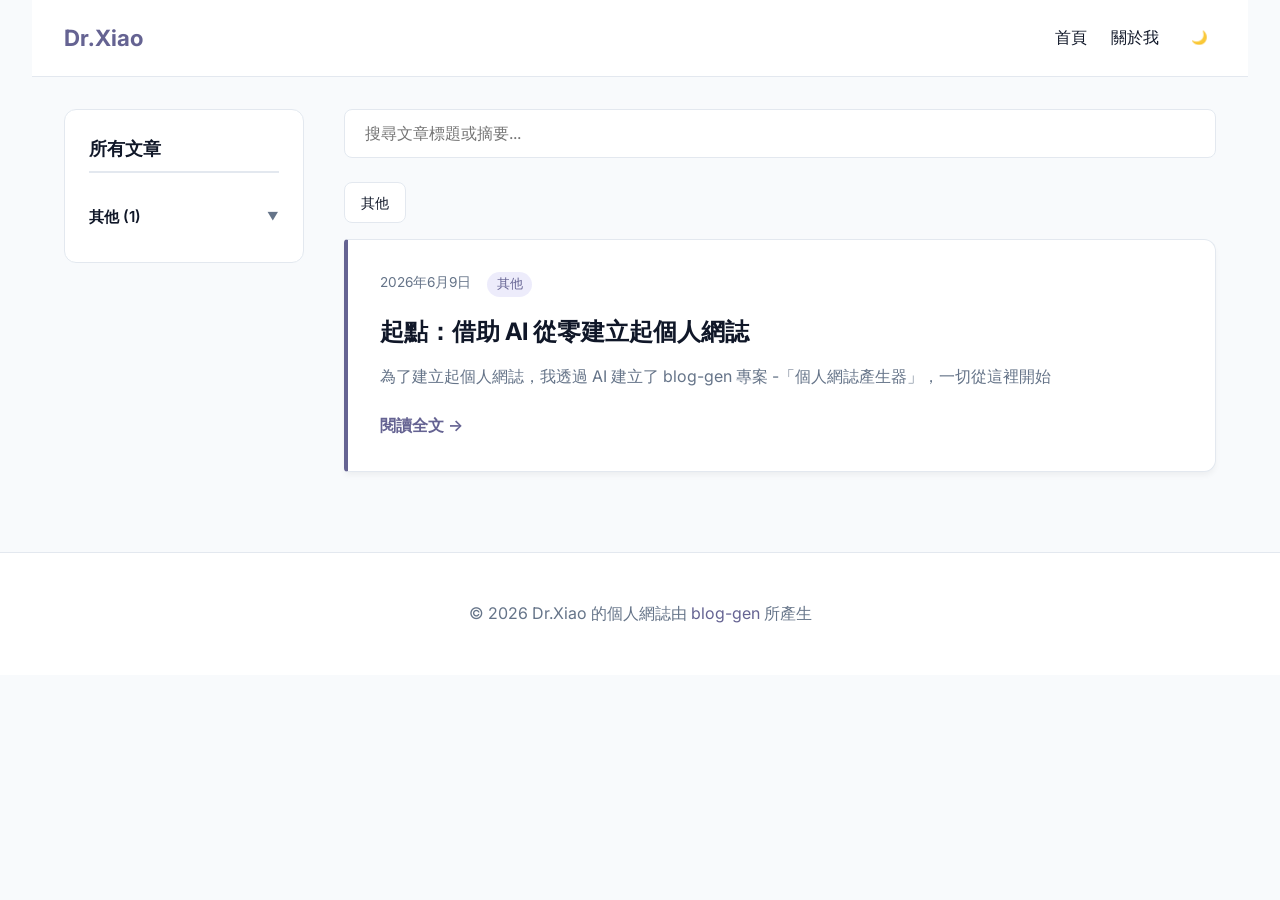
<file: index.html>
<!DOCTYPE html>
<html lang="zh-TW">
<head>
  <meta charset="UTF-8">
  <meta name="viewport" content="width=device-width, initial-scale=1.0">
  <title>Dr.Xiao</title>
  <meta name="description" content="探討軟體工程、人工智慧與科技生活的個人網誌">
  <link rel="stylesheet" href="https://fonts.googleapis.com/css2?family=Inter:wght@300;400;500;600;700;800&display=swap">
  <link rel="stylesheet" href="css/styles.css">
</head>
<body>
  <script>
    (function() {
      const savedTheme = localStorage.getItem('theme');
      const prefersDark = window.matchMedia('(prefers-color-scheme: dark)').matches;
      if (savedTheme === 'dark' || (!savedTheme && prefersDark)) {
        document.body.classList.add('dark-mode');
      }
    })();
  </script>

  <nav id="navbar">
    <a href="index.html" class="nav-logo">Dr.Xiao</a>
    <div class="nav-links">
      <a href="index.html">首頁</a>
      <a href="about.html">關於我</a>
      <button class="theme-toggle" id="theme-toggle" aria-label="切換主題">
        <span>🌙</span>
      </button>
    </div>
  </nav>

  <main class="homepage-container">
    <aside class="homepage-sidebar">
      <h3 class="sidebar-title">所有文章</h3>
      <div class="category-accordion">

    <details class="category-accordion-item" >
      <summary class="category-summary">
        <span>其他 (1)</span>
        <span class="accordion-icon">▼</span>
      </summary>
      <ul class="category-article-list">
        <li>
        <a href="articles/starting-point-my-blog-with-ai.html" class="category-article-link " title="起點：借助 AI 從零建立起個人網誌">
          起點：借助 AI 從零建立起個人網誌
        </a>
      </li>
      </ul>
    </details>

      </div>
    </aside>

    <div class="homepage-main-content homepage-layout-classic">
      <div class="controls-container">
        <input type="text" id="search-input" class="search-bar" placeholder="搜尋文章標題或摘要...">

        <div class="category-badges">
          <a href="index.html?category=misc" class="category-badge " data-category="misc">
      其他
    </a>
        </div>
      </div>

      <div class="articles-grid" id="articles-container">

        <article class="card article-card" data-category="misc" data-title="起點：借助 AI 從零建立起個人網誌" data-summary="為了建立起個人網誌，我透過 AI 建立了 blog-gen 專案 -「個人網誌產生器」，一切從這裡開始">
          <div class="article-meta">
            <span>2026年6月9日</span>
            <a href="index.html?category=misc" class="category-tag">其他</a>
          </div>
          <h2 class="article-title">
            <a href="articles/starting-point-my-blog-with-ai.html">起點：借助 AI 從零建立起個人網誌</a>
          </h2>
          <p class="article-summary">為了建立起個人網誌，我透過 AI 建立了 blog-gen 專案 -「個人網誌產生器」，一切從這裡開始</p>
          <a href="articles/starting-point-my-blog-with-ai.html" class="read-more">閱讀全文 →</a>
        </article>
        <div id="empty-state" class="empty-state" style="display: none;">
          找不到相符的文章。
        </div>
      </div>
    </div>
  </main>

  <footer>
    <p>&copy; 2026 Dr.Xiao 的個人網誌由 <a href="https://github.com" target="_blank">blog-gen</a> 所產生</p>
  </footer>

  <script src="js/main.js"></script>
</body>
</html>
</file>
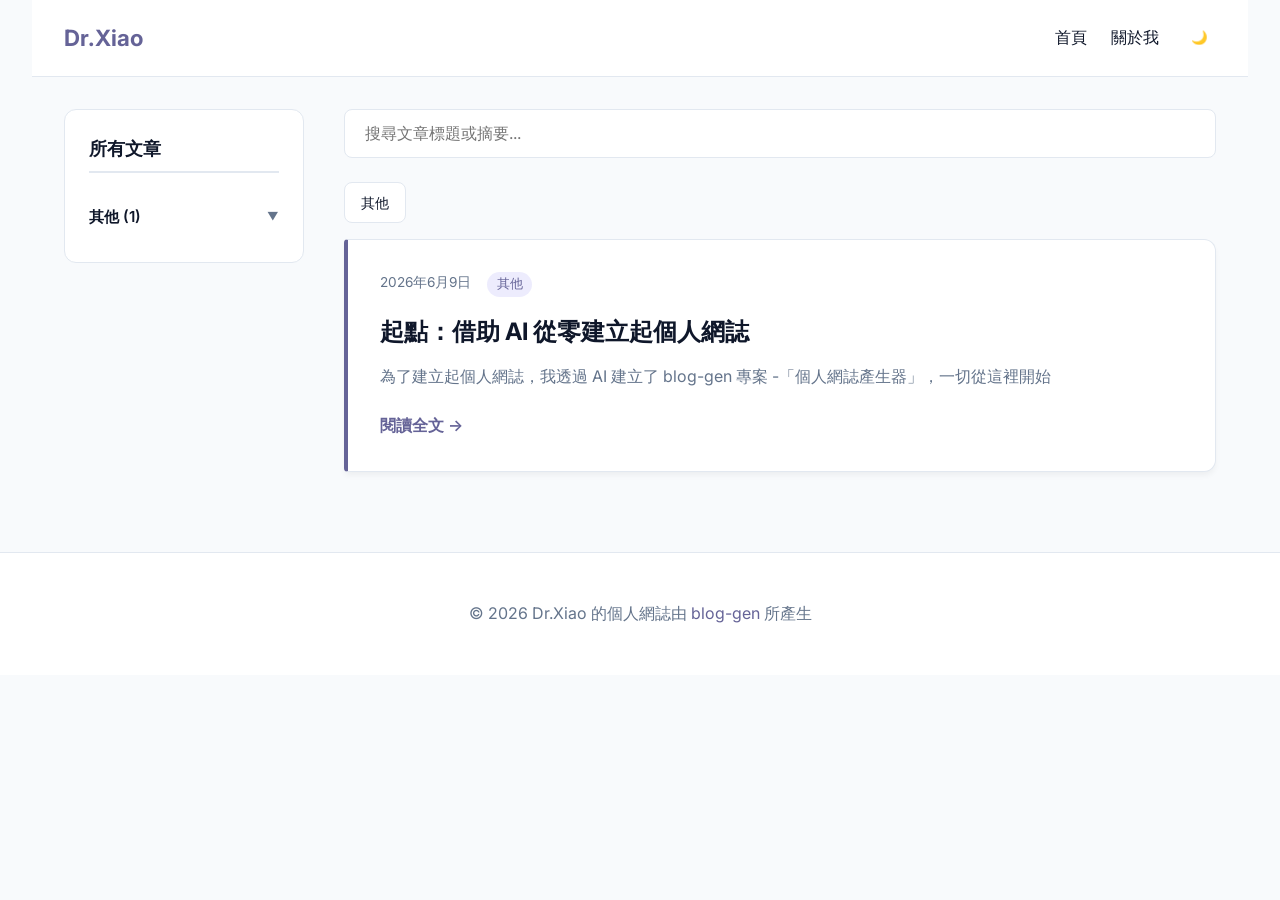
<file: docs/index.html>
<!DOCTYPE html>
<html lang="zh-TW">
<head>
  <meta charset="UTF-8">
  <meta name="viewport" content="width=device-width, initial-scale=1.0">
  <title>Dr.Xiao</title>
  <meta name="description" content="">
  <link rel="stylesheet" href="https://fonts.googleapis.com/css2?family=Inter:wght@300;400;500;600;700;800&display=swap">
  <link rel="stylesheet" href="css/styles.css">
</head>
<body>
  <script>
    (function() {
      const savedTheme = localStorage.getItem('theme');
      const prefersDark = window.matchMedia('(prefers-color-scheme: dark)').matches;
      if (savedTheme === 'dark' || (!savedTheme && prefersDark)) {
        document.body.classList.add('dark-mode');
      }
    })();
  </script>

  <nav id="navbar">
    <a href="index.html" class="nav-logo">Dr.Xiao</a>
    <div class="nav-links">
      <a href="index.html">首頁</a>
      <a href="about.html">關於我</a>
      <button class="theme-toggle" id="theme-toggle" aria-label="切換主題">
        <span>🌙</span>
      </button>
    </div>
  </nav>

  <main class="homepage-container">
    <aside class="homepage-sidebar">
      <h3 class="sidebar-title">所有文章</h3>
      <div class="category-accordion">

    <details class="category-accordion-item" >
      <summary class="category-summary">
        <span>其他 (1)</span>
        <span class="accordion-icon">▼</span>
      </summary>
      <ul class="category-article-list">
        <li>
        <a href="articles/starting-point-my-blog-with-ai.html" class="category-article-link " title="起點：借助 AI 從零建立起個人網誌">
          起點：借助 AI 從零建立起個人網誌
        </a>
      </li>
      </ul>
    </details>

      </div>
    </aside>

    <div class="homepage-main-content homepage-layout-classic">
      <div class="controls-container">
        <input type="text" id="search-input" class="search-bar" placeholder="搜尋文章標題或摘要...">

        <div class="category-badges">
          <a href="index.html?category=misc" class="category-badge " data-category="misc">
      其他
    </a>
        </div>
      </div>

      <div class="articles-grid" id="articles-container">

        <article class="card article-card" data-category="misc" data-title="起點：借助 AI 從零建立起個人網誌" data-summary="為了建立起個人網誌，我透過 AI 建立了 blog-gen 專案 -「個人網誌產生器」，一切從這裡開始">
          <div class="article-meta">
            <span>2026年6月9日</span>
            <a href="index.html?category=misc" class="category-tag">其他</a>
          </div>
          <h2 class="article-title">
            <a href="articles/starting-point-my-blog-with-ai.html">起點：借助 AI 從零建立起個人網誌</a>
          </h2>
          <p class="article-summary">為了建立起個人網誌，我透過 AI 建立了 blog-gen 專案 -「個人網誌產生器」，一切從這裡開始</p>
          <a href="articles/starting-point-my-blog-with-ai.html" class="read-more">閱讀全文 →</a>
        </article>
        <div id="empty-state" class="empty-state" style="display: none;">
          找不到相符的文章。
        </div>
      </div>
    </div>
  </main>

  <footer>
    <p>&copy; 2026 Dr.Xiao 的個人網誌由 <a href="https://github.com" target="_blank">blog-gen</a> 所產生</p>
  </footer>

  <script src="js/main.js"></script>
</body>
</html>
</file>
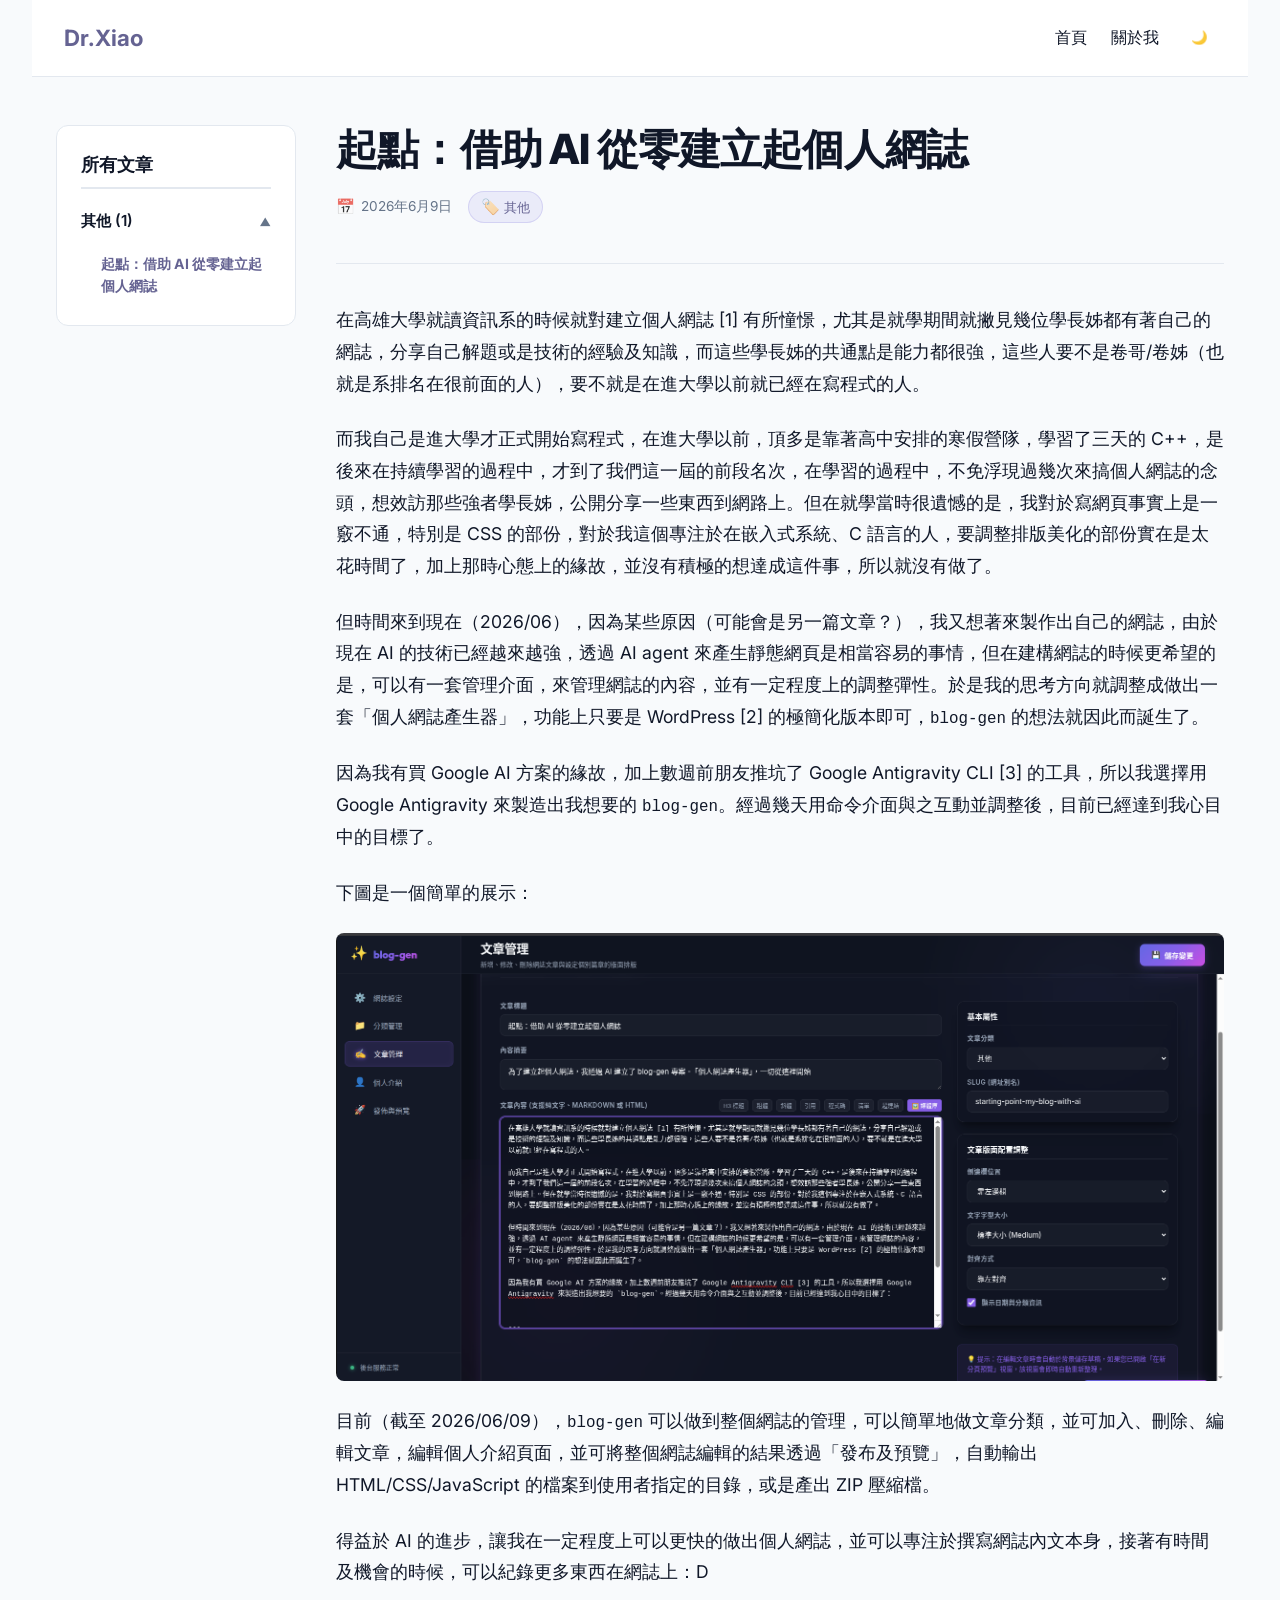
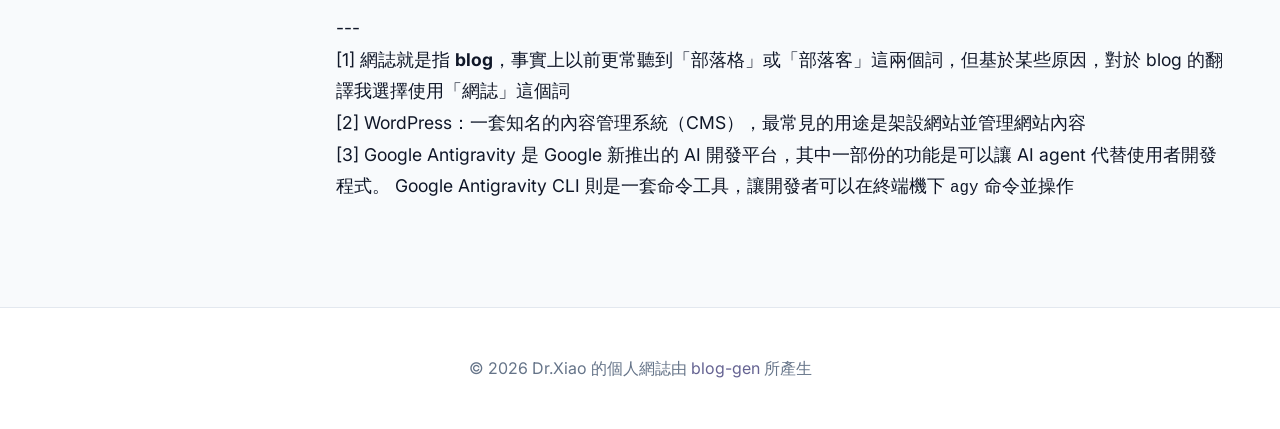
<file: articles/starting-point-my-blog-with-ai.html>
<!DOCTYPE html>
<html lang="zh-TW">
<head>
  <meta charset="UTF-8">
  <meta name="viewport" content="width=device-width, initial-scale=1.0">
  <title>起點：借助 AI 從零建立起個人網誌 | Dr.Xiao</title>
  <meta name="description" content="為了建立起個人網誌，我透過 AI 建立了 blog-gen 專案 -「個人網誌產生器」，一切從這裡開始">
  <link rel="stylesheet" href="https://fonts.googleapis.com/css2?family=Inter:wght@300;400;500;600;700;800&display=swap">
  <link rel="stylesheet" href="../css/styles.css">
</head>
<body>
  <script>
    (function() {
      const savedTheme = localStorage.getItem('theme');
      const prefersDark = window.matchMedia('(prefers-color-scheme: dark)').matches;
      if (savedTheme === 'dark' || (!savedTheme && prefersDark)) {
        document.body.classList.add('dark-mode');
      }
    })();
  </script>

  <nav id="navbar">
    <a href="../index.html" class="nav-logo">Dr.Xiao</a>
    <div class="nav-links">
      <a href="../index.html">首頁</a>
      <a href="../about.html">關於我</a>
      <button class="theme-toggle" id="theme-toggle" aria-label="切換主題">
        <span>🌙</span>
      </button>
    </div>
  </nav>

  <main class="article-detail-container">
    <div class="article-with-sidebar sidebar-left">


  <aside class="article-sidebar">
    <div>
      <h3 class="sidebar-title">所有文章</h3>
      <div class="category-accordion" style="margin-top: 0.75rem;">

    <details class="category-accordion-item" open>
      <summary class="category-summary">
        <span>其他 (1)</span>
        <span class="accordion-icon">▼</span>
      </summary>
      <ul class="category-article-list">
        <li>
        <a href="../articles/starting-point-my-blog-with-ai.html" class="category-article-link active" title="起點：借助 AI 從零建立起個人網誌">
          起點：借助 AI 從零建立起個人網誌
        </a>
      </li>
      </ul>
    </details>

      </div>
    </div>
  </aside>

      <div class="article-main">
        <header class="article-header">
          <h1>起點：借助 AI 從零建立起個人網誌</h1>
          <div class="article-meta">
            <span class="meta-item"><span class="meta-icon">📅</span> 2026年6月9日</span>
            <a href="../index.html?category=misc" class="category-tag"><span class="meta-icon">🏷️</span> 其他</a>
          </div>
        </header>

        <div class="article-content font-md align-left">
          <p>在高雄大學就讀資訊系的時候就對建立個人網誌 [1] 有所憧憬，尤其是就學期間就撇見幾位學長姊都有著自己的網誌，分享自己解題或是技術的經驗及知識，而這些學長姊的共通點是能力都很強，這些人要不是卷哥/卷姊（也就是系排名在很前面的人），要不就是在進大學以前就已經在寫程式的人。</p>

<p>而我自己是進大學才正式開始寫程式，在進大學以前，頂多是靠著高中安排的寒假營隊，學習了三天的 C++，是後來在持續學習的過程中，才到了我們這一屆的前段名次，在學習的過程中，不免浮現過幾次來搞個人網誌的念頭，想效訪那些強者學長姊，公開分享一些東西到網路上。但在就學當時很遺憾的是，我對於寫網頁事實上是一竅不通，特別是 CSS 的部份，對於我這個專注於在嵌入式系統、C 語言的人，要調整排版美化的部份實在是太花時間了，加上那時心態上的緣故，並沒有積極的想達成這件事，所以就沒有做了。</p>

<p>但時間來到現在（2026/06），因為某些原因（可能會是另一篇文章？），我又想著來製作出自己的網誌，由於現在 AI 的技術已經越來越強，透過 AI agent 來產生靜態網頁是相當容易的事情，但在建構網誌的時候更希望的是，可以有一套管理介面，來管理網誌的內容，並有一定程度上的調整彈性。於是我的思考方向就調整成做出一套「個人網誌產生器」，功能上只要是 WordPress [2] 的極簡化版本即可，<code>blog-gen</code> 的想法就因此而誕生了。</p>

<p>因為我有買 Google AI 方案的緣故，加上數週前朋友推坑了 Google Antigravity CLI [3] 的工具，所以我選擇用 Google Antigravity 來製造出我想要的 <code>blog-gen</code>。經過幾天用命令介面與之互動並調整後，目前已經達到我心目中的目標了。</p>

<p>下圖是一個簡單的展示：</p>

<p><img src="/images/uploads/blog-gen-demo-1781018779567.png" alt="blog-gen-demo-1781018779567.png" style="max-width: 100%; height: auto; border-radius: 8px; margin: 1rem 0; display: block;"></p>

<p>目前（截至 2026/06/09），<code>blog-gen</code> 可以做到整個網誌的管理，可以簡單地做文章分類，並可加入、刪除、編輯文章，編輯個人介紹頁面，並可將整個網誌編輯的結果透過「發布及預覽」，自動輸出 HTML/CSS/JavaScript 的檔案到使用者指定的目錄，或是產出 ZIP 壓縮檔。</p>

<p>得益於 AI 的進步，讓我在一定程度上可以更快的做出個人網誌，並可以專注於撰寫網誌內文本身，接著有時間及機會的時候，可以紀錄更多東西在網誌上：D</p>

<p>---<br>[1] 網誌就是指 <strong>blog</strong>，事實上以前更常聽到「部落格」或「部落客」這兩個詞，但基於某些原因，對於 blog 的翻譯我選擇使用「網誌」這個詞<br>[2] WordPress：一套知名的內容管理系統（CMS），最常見的用途是架設網站並管理網站內容<br>[3] Google Antigravity 是 Google 新推出的 AI 開發平台，其中一部份的功能是可以讓 AI agent 代替使用者開發程式。 Google Antigravity CLI 則是一套命令工具，讓開發者可以在終端機下 <code>agy</code> 命令並操作</p>
        </div>
      </div>

    </div>
  </main>

  <footer>
    <p>&copy; 2026 Dr.Xiao 的個人網誌由 <a href="https://github.com" target="_blank">blog-gen</a> 所產生</p>
  </footer>

  <script src="../js/main.js"></script>
</body>
</html>
</file>
<file: css/styles.css>
:root {
  --primary-color: #656397;
  --primary-hover: #656397dd;
  --bg-light: #f8fafc;
  --bg-card-light: #ffffff;
  --text-light: #0f172a;
  --text-muted-light: #64748b;
  --border-light: #e2e8f0;

  --bg-dark: #0f172a;
  --bg-card-dark: #1e293b;
  --text-dark: #f8fafc;
  --text-muted-dark: #94a3b8;
  --border-dark: #334155;

  --font-sans: 'Inter', system-ui, -apple-system, BlinkMacSystemFont, "Segoe UI", Roboto, "Helvetica Neue", Arial, sans-serif;
  --transition: all 0.3s cubic-bezier(0.4, 0, 0.2, 1);
}

* {
  box-sizing: border-box;
  margin: 0;
  padding: 0;
}

body {
  font-family: var(--font-sans);
  background-color: var(--bg-light);
  color: var(--text-light);
  line-height: 1.6;
  transition: var(--transition);
}

body.dark-mode {
  background-color: var(--bg-dark);
  color: var(--text-dark);
}

nav {
  display: flex;
  justify-content: space-between;
  align-items: center;
  max-width: 95%;
  margin: 0 auto;
  padding: 1.25rem 2rem;
  border-bottom: 1px solid var(--border-light);
  background-color: var(--bg-card-light);
  position: sticky;
  top: 0;
  z-index: 10;
  backdrop-filter: blur(10px);
  background-opacity: 0.8;
  transition: var(--transition);
}

body.dark-mode nav {
  background-color: rgba(30, 41, 59, 0.8);
  border-bottom: 1px solid var(--border-dark);
}

.nav-logo {
  font-weight: 700;
  font-size: 1.4rem;
  color: var(--primary-color);
  text-decoration: none;
}

.nav-links {
  display: flex;
  gap: 1.5rem;
  align-items: center;
}

.nav-links a {
  text-decoration: none;
  color: inherit;
  font-weight: 500;
  transition: var(--transition);
}

.nav-links a:hover {
  color: var(--primary-color);
}

.theme-toggle {
  background: none;
  border: none;
  color: inherit;
  cursor: pointer;
  padding: 0.5rem;
  border-radius: 50%;
  transition: var(--transition);
  display: flex;
  align-items: center;
}

.theme-toggle:hover {
  background-color: rgba(0,0,0,0.05);
}

body.dark-mode .theme-toggle:hover {
  background-color: rgba(255,255,255,0.05);
}

/* Homepage container layout (Split sidebar) */
.homepage-container {
  max-width: 95%;
  margin: 2rem auto;
  padding: 0 2rem;
  display: grid;
  grid-template-columns: 1fr;
  gap: 2.5rem;
}
@media (min-width: 900px) {
  .homepage-container {
    grid-template-columns: 240px 1fr;
  }
}

.homepage-sidebar {
  display: flex;
  flex-direction: column;
  gap: 1.5rem;
  height: fit-content;
  background-color: var(--bg-card-light);
  border: 1px solid var(--border-light);
  border-radius: 12px;
  padding: 1.5rem;
  position: sticky;
  top: 90px;
  transition: var(--transition);
}
body.dark-mode .homepage-sidebar {
  background-color: var(--bg-card-dark);
  border: 1px solid var(--border-dark);
}

.category-accordion {
  display: flex;
  flex-direction: column;
  gap: 0.75rem;
}

.category-accordion-item {
  border-bottom: 1px solid var(--border-light);
  padding-bottom: 0.75rem;
}
body.dark-mode .category-accordion-item {
  border-bottom: 1px solid var(--border-dark);
}
.category-accordion-item:last-child {
  border-bottom: none;
  padding-bottom: 0;
}

.category-summary {
  list-style: none;
  display: flex;
  justify-content: space-between;
  align-items: center;
  cursor: pointer;
  padding: 0.5rem 0;
  font-weight: 600;
  font-size: 0.95rem;
  color: inherit;
  transition: var(--transition);
}
.category-summary::-webkit-details-marker {
  display: none;
}
.category-summary:hover {
  color: var(--primary-color);
}

.accordion-icon {
  font-size: 0.7rem;
  transition: transform 0.2s ease;
  color: var(--text-muted-light);
}
body.dark-mode .accordion-icon {
  color: var(--text-muted-dark);
}
details[open] .accordion-icon {
  transform: rotate(180deg);
}

.category-article-list {
  list-style: none;
  padding-left: 1rem;
  margin-top: 0.5rem;
  display: flex;
  flex-direction: column;
  gap: 0.4rem;
}

.category-article-link {
  color: var(--text-muted-light);
  text-decoration: none;
  font-size: 0.88rem;
  transition: var(--transition);
  display: block;
  padding: 0.2rem 0;
  white-space: normal;
  word-wrap: break-word;
}
body.dark-mode .category-article-link {
  color: var(--text-muted-dark);
}
.category-article-link:hover {
  color: var(--primary-color);
  padding-left: 4px;
}
.category-article-link.active {
  color: var(--primary-color);
  font-weight: 700;
  padding-left: 4px;
}
body.dark-mode .category-article-link.active {
  color: var(--primary-color);
}

main {
  max-width: 95%;
  margin: 2rem auto;
  padding: 0 2rem;
  display: grid;
  grid-template-columns: 1fr;
  gap: 2rem;
}

/* Grid Layout for Homepage depending on selection */
.homepage-layout-modern {
  grid-template-columns: 1fr;
}
@media (min-width: 768px) {
  .homepage-layout-modern .articles-grid {
    display: grid;
    grid-template-columns: repeat(2, 1fr);
    gap: 2rem;
  }
}

/* Classic layout: Single column list with left accent border */
.homepage-layout-classic .articles-grid {
  display: flex;
  flex-direction: column;
  gap: 2rem;
}
.homepage-layout-classic .article-card {
  border-left: 4px solid var(--primary-color);
  border-radius: 4px 12px 12px 4px;
}

/* Minimal layout: Simple row-aligned text list, compact, no cards */
.homepage-layout-minimal .articles-grid {
  display: flex;
  flex-direction: column;
  gap: 0;
}
.homepage-layout-minimal .article-card {
  flex-direction: row;
  align-items: center;
  justify-content: space-between;
  background: transparent;
  border: none;
  border-bottom: 1px solid var(--border-light);
  box-shadow: none;
  border-radius: 0;
  padding: 1.25rem 0.5rem;
  margin: 0;
  transition: var(--transition);
}
body.dark-mode .homepage-layout-minimal .article-card {
  border-bottom: 1px solid var(--border-dark);
}
.homepage-layout-minimal .article-card:hover {
  transform: translateX(6px);
  border-color: var(--primary-color);
  background: transparent;
  box-shadow: none;
}
.homepage-layout-minimal .article-card .article-summary,
.homepage-layout-minimal .article-card .read-more {
  display: none;
}
.homepage-layout-minimal .article-card .article-title {
  font-size: 1.15rem;
  margin-bottom: 0;
  font-weight: 600;
}
.homepage-layout-minimal .article-card .article-meta {
  margin-bottom: 0;
  display: flex;
  flex-direction: row;
  align-items: center;
  gap: 1rem;
}
@media (max-width: 600px) {
  .homepage-layout-minimal .article-card {
    flex-direction: column;
    align-items: flex-start;
    gap: 0.5rem;
    padding: 1rem 0;
  }
}

.articles-grid {
  display: flex;
  flex-direction: column;
  gap: 2rem;
}

.card {
  background-color: var(--bg-card-light);
  border: 1px solid var(--border-light);
  border-radius: 12px;
  padding: 2rem;
  box-shadow: 0 4px 6px -1px rgba(0, 0, 0, 0.05);
  transition: var(--transition);
  position: relative;
  display: flex;
  flex-direction: column;
}

body.dark-mode .card {
  background-color: var(--bg-card-dark);
  border: 1px solid var(--border-dark);
}

.card:hover {
  transform: translateY(-4px);
  box-shadow: 0 10px 15px -3px rgba(0, 0, 0, 0.1);
  border-color: var(--primary-color);
}

.article-title {
  font-size: 1.5rem;
  font-weight: 700;
  margin-bottom: 0.75rem;
  color: inherit;
  text-decoration: none;
}

.article-title a {
  text-decoration: none;
  color: inherit;
  transition: var(--transition);
}

.article-title a:hover {
  color: var(--primary-color);
}

.article-meta {
  display: flex;
  gap: 1rem;
  font-size: 0.85rem;
  color: var(--text-muted-light);
  margin-bottom: 1rem;
  flex-wrap: wrap;
}

body.dark-mode .article-meta {
  color: var(--text-muted-dark);
}

.category-tag {
  background-color: rgba(79, 70, 229, 0.1);
  color: var(--primary-color);
  padding: 0.15rem 0.6rem;
  border-radius: 9999px;
  font-weight: 500;
  text-decoration: none;
  font-size: 0.8rem;
}

.article-summary {
  color: var(--text-muted-light);
  margin-bottom: 1.5rem;
}

body.dark-mode .article-summary {
  color: var(--text-muted-dark);
}

.read-more {
  margin-top: auto;
  color: var(--primary-color);
  text-decoration: none;
  font-weight: 600;
  display: inline-flex;
  align-items: center;
  gap: 0.25rem;
  transition: var(--transition);
}

.read-more:hover {
  color: var(--primary-hover);
  transform: translateX(4px);
}

/* Category Filters & Search */
.controls-container {
  display: flex;
  flex-direction: column;
  gap: 1.5rem;
  margin-bottom: 1rem;
}

.search-bar {
  width: 100%;
  padding: 0.85rem 1.25rem;
  font-size: 1rem;
  border: 1px solid var(--border-light);
  border-radius: 8px;
  background-color: var(--bg-card-light);
  color: inherit;
  font-family: inherit;
  transition: var(--transition);
}

body.dark-mode .search-bar {
  background-color: var(--bg-card-dark);
  border: 1px solid var(--border-dark);
}

.search-bar:focus {
  outline: none;
  border-color: var(--primary-color);
  box-shadow: 0 0 0 3px rgba(79, 70, 229, 0.25);
}

.category-badges {
  display: flex;
  gap: 0.75rem;
  flex-wrap: wrap;
}

.category-badge {
  text-decoration: none;
  background-color: var(--bg-card-light);
  border: 1px solid var(--border-light);
  color: inherit;
  padding: 0.5rem 1rem;
  border-radius: 8px;
  font-size: 0.9rem;
  font-weight: 500;
  cursor: pointer;
  transition: var(--transition);
}

body.dark-mode .category-badge {
  background-color: var(--bg-card-dark);
  border: 1px solid var(--border-dark);
}

.category-badge:hover, .category-badge.active {
  background-color: var(--primary-color);
  color: white;
  border-color: var(--primary-color);
}

/* Article detail template layouts */
.article-detail-container {
  max-width: 95%;
  margin: 3rem auto;
  padding: 0 1.5rem;
}

.article-header {
  margin-bottom: 2.5rem;
  text-align: left;
  border-bottom: 1px solid var(--border-light);
  padding-bottom: 1.5rem;
}

body.dark-mode .article-header {
  border-bottom: 1px solid var(--border-dark);
}

.article-header h1 {
  font-size: 2.6rem;
  font-weight: 800;
  letter-spacing: -0.02em;
  margin-bottom: 1rem;
  line-height: 1.2;
  color: var(--text-light);
}

body.dark-mode .article-header h1 {
  color: var(--text-dark);
}

.meta-item {
  display: inline-flex;
  align-items: center;
  gap: 0.35rem;
}

.meta-icon {
  opacity: 0.8;
  font-size: 0.95rem;
}

.article-header .category-tag {
  background-color: rgba(79, 70, 229, 0.08);
  color: var(--primary-color);
  padding: 0.2rem 0.75rem;
  border-radius: 9999px;
  font-weight: 500;
  text-decoration: none;
  font-size: 0.82rem;
  transition: var(--transition);
  display: inline-flex;
  align-items: center;
  gap: 0.3rem;
  border: 1px solid rgba(79, 70, 229, 0.15);
}

.article-header .category-tag:hover {
  background-color: var(--primary-color);
  color: white;
  border-color: var(--primary-color);
  transform: translateY(-1px);
}

.article-content {
  font-size: 1.1rem;
  line-height: 1.8;
}

.article-content p {
  margin-bottom: 1.5rem;
}

.article-content blockquote {
  border-left: 4px solid var(--primary-color);
  padding-left: 1.25rem;
  margin: 1.5rem 0;
  font-style: italic;
  color: var(--text-muted-light);
}

body.dark-mode .article-content blockquote {
  color: var(--text-muted-dark);
}

.article-content pre {
  background-color: #1e293b;
  color: #f8fafc;
  padding: 1.25rem;
  border-radius: 8px;
  overflow-x: auto;
  margin: 1.5rem 0;
}

.article-content code {
  font-family: SFMono-Regular, Consolas, "Liberation Mono", Menlo, monospace;
  font-size: 0.9em;
}

.article-content ul, .article-content ol {
  margin-bottom: 1.5rem;
  padding-left: 1.5rem;
}

.article-content li {
  margin-bottom: 0.5rem;
}

/* Layout options for articles */
.article-with-sidebar {
  display: grid;
  grid-template-columns: 1fr;
  gap: 2.5rem;
}
@media (min-width: 900px) {
  .article-with-sidebar.sidebar-right {
    grid-template-columns: 1fr 240px;
  }
  .article-with-sidebar.sidebar-left {
    grid-template-columns: 240px 1fr;
  }
}

.article-sidebar {
  background-color: var(--bg-card-light);
  border: 1px solid var(--border-light);
  border-radius: 12px;
  padding: 1.5rem;
  height: fit-content;
  display: flex;
  flex-direction: column;
  gap: 1.5rem;
  position: sticky;
  top: 90px;
  transition: var(--transition);
}

body.dark-mode .article-sidebar {
  background-color: var(--bg-card-dark);
  border: 1px solid var(--border-dark);
}

.sidebar-title {
  font-size: 1.15rem;
  font-weight: 700;
  border-bottom: 2px solid var(--border-light);
  padding-bottom: 0.5rem;
}

body.dark-mode .sidebar-title {
  border-bottom: 2px solid var(--border-dark);
}

/* Font Size Modifiers */
.font-sm { font-size: 0.95rem; }
.font-md { font-size: 1.1rem; }
.font-lg { font-size: 1.25rem; }

/* Text Alignment */
.align-left { text-align: left; }
.align-right { text-align: right; }
.align-justify { text-align: justify; }

/* About Me page styles */
.about-container {
  max-width: 95%;
  margin: 3rem auto;
  padding: 0 1.5rem;
}

.about-split {
  display: grid;
  grid-template-columns: 1fr;
  gap: 3rem;
  align-items: center;
}
@media (min-width: 768px) {
  .about-split {
    grid-template-columns: 1fr 2fr;
  }
}

.about-avatar-wrapper {
  display: flex;
  justify-content: center;
}

.about-avatar {
  width: 220px;
  height: 220px;
  border-radius: 50%;
  object-fit: cover;
  border: 4px solid var(--primary-color);
  box-shadow: 0 10px 15px -3px rgba(0,0,0,0.1);
  transition: var(--transition);
}

.about-avatar:hover {
  transform: scale(1.05);
}

.about-content {
  display: flex;
  flex-direction: column;
  gap: 1.5rem;
}

.about-bio {
  font-size: 1.15rem;
  line-height: 1.8;
  white-space: pre-wrap;
}

.about-single {
  text-align: center;
  max-width: 1000px;
  margin: 0 auto;
}

.about-single .about-avatar-wrapper {
  margin-bottom: 2rem;
}

.avatar-left { justify-content: flex-start; }
.avatar-center { justify-content: center; }
.avatar-right { justify-content: flex-end; }

/* Footer */
footer {
  text-align: center;
  padding: 3rem 2rem;
  border-top: 1px solid var(--border-light);
  margin-top: 5rem;
  color: var(--text-muted-light);
  background-color: var(--bg-card-light);
  transition: var(--transition);
}

body.dark-mode footer {
  background-color: var(--bg-card-dark);
  border-top: 1px solid var(--border-dark);
  color: var(--text-muted-dark);
}

footer a {
  color: var(--primary-color);
  text-decoration: none;
}

footer a:hover {
  text-decoration: underline;
}

.empty-state {
  text-align: center;
  padding: 4rem 2rem;
  color: var(--text-muted-light);
}

body.dark-mode .empty-state {
  color: var(--text-muted-dark);
}

body {
    filter: grayscale(10%)
}
</file>
<file: docs/css/styles.css>
:root {
  --primary-color: #656397;
  --primary-hover: #656397dd;
  --bg-light: #f8fafc;
  --bg-card-light: #ffffff;
  --text-light: #0f172a;
  --text-muted-light: #64748b;
  --border-light: #e2e8f0;

  --bg-dark: #0f172a;
  --bg-card-dark: #1e293b;
  --text-dark: #f8fafc;
  --text-muted-dark: #94a3b8;
  --border-dark: #334155;

  --font-sans: 'Inter', system-ui, -apple-system, BlinkMacSystemFont, "Segoe UI", Roboto, "Helvetica Neue", Arial, sans-serif;
  --transition: all 0.3s cubic-bezier(0.4, 0, 0.2, 1);
}

* {
  box-sizing: border-box;
  margin: 0;
  padding: 0;
}

body {
  font-family: var(--font-sans);
  background-color: var(--bg-light);
  color: var(--text-light);
  line-height: 1.6;
  transition: var(--transition);
}

body.dark-mode {
  background-color: var(--bg-dark);
  color: var(--text-dark);
}

nav {
  display: flex;
  justify-content: space-between;
  align-items: center;
  max-width: 95%;
  margin: 0 auto;
  padding: 1.25rem 2rem;
  border-bottom: 1px solid var(--border-light);
  background-color: var(--bg-card-light);
  position: sticky;
  top: 0;
  z-index: 10;
  backdrop-filter: blur(10px);
  background-opacity: 0.8;
  transition: var(--transition);
}

body.dark-mode nav {
  background-color: rgba(30, 41, 59, 0.8);
  border-bottom: 1px solid var(--border-dark);
}

.nav-logo {
  font-weight: 700;
  font-size: 1.4rem;
  color: var(--primary-color);
  text-decoration: none;
}

.nav-links {
  display: flex;
  gap: 1.5rem;
  align-items: center;
}

.nav-links a {
  text-decoration: none;
  color: inherit;
  font-weight: 500;
  transition: var(--transition);
}

.nav-links a:hover {
  color: var(--primary-color);
}

.theme-toggle {
  background: none;
  border: none;
  color: inherit;
  cursor: pointer;
  padding: 0.5rem;
  border-radius: 50%;
  transition: var(--transition);
  display: flex;
  align-items: center;
}

.theme-toggle:hover {
  background-color: rgba(0,0,0,0.05);
}

body.dark-mode .theme-toggle:hover {
  background-color: rgba(255,255,255,0.05);
}

/* Homepage container layout (Split sidebar) */
.homepage-container {
  max-width: 95%;
  margin: 2rem auto;
  padding: 0 2rem;
  display: grid;
  grid-template-columns: 1fr;
  gap: 2.5rem;
}
@media (min-width: 900px) {
  .homepage-container {
    grid-template-columns: 240px 1fr;
  }
}

.homepage-sidebar {
  display: flex;
  flex-direction: column;
  gap: 1.5rem;
  height: fit-content;
  background-color: var(--bg-card-light);
  border: 1px solid var(--border-light);
  border-radius: 12px;
  padding: 1.5rem;
  position: sticky;
  top: 90px;
  transition: var(--transition);
}
body.dark-mode .homepage-sidebar {
  background-color: var(--bg-card-dark);
  border: 1px solid var(--border-dark);
}

.category-accordion {
  display: flex;
  flex-direction: column;
  gap: 0.75rem;
}

.category-accordion-item {
  border-bottom: 1px solid var(--border-light);
  padding-bottom: 0.75rem;
}
body.dark-mode .category-accordion-item {
  border-bottom: 1px solid var(--border-dark);
}
.category-accordion-item:last-child {
  border-bottom: none;
  padding-bottom: 0;
}

.category-summary {
  list-style: none;
  display: flex;
  justify-content: space-between;
  align-items: center;
  cursor: pointer;
  padding: 0.5rem 0;
  font-weight: 600;
  font-size: 0.95rem;
  color: inherit;
  transition: var(--transition);
}
.category-summary::-webkit-details-marker {
  display: none;
}
.category-summary:hover {
  color: var(--primary-color);
}

.accordion-icon {
  font-size: 0.7rem;
  transition: transform 0.2s ease;
  color: var(--text-muted-light);
}
body.dark-mode .accordion-icon {
  color: var(--text-muted-dark);
}
details[open] .accordion-icon {
  transform: rotate(180deg);
}

.category-article-list {
  list-style: none;
  padding-left: 1rem;
  margin-top: 0.5rem;
  display: flex;
  flex-direction: column;
  gap: 0.4rem;
}

.category-article-link {
  color: var(--text-muted-light);
  text-decoration: none;
  font-size: 0.88rem;
  transition: var(--transition);
  display: block;
  padding: 0.2rem 0;
  white-space: normal;
  word-wrap: break-word;
}
body.dark-mode .category-article-link {
  color: var(--text-muted-dark);
}
.category-article-link:hover {
  color: var(--primary-color);
  padding-left: 4px;
}
.category-article-link.active {
  color: var(--primary-color);
  font-weight: 700;
  padding-left: 4px;
}
body.dark-mode .category-article-link.active {
  color: var(--primary-color);
}

main {
  max-width: 95%;
  margin: 2rem auto;
  padding: 0 2rem;
  display: grid;
  grid-template-columns: 1fr;
  gap: 2rem;
}

/* Grid Layout for Homepage depending on selection */
.homepage-layout-modern {
  grid-template-columns: 1fr;
}
@media (min-width: 768px) {
  .homepage-layout-modern .articles-grid {
    display: grid;
    grid-template-columns: repeat(2, 1fr);
    gap: 2rem;
  }
}

/* Classic layout: Single column list with left accent border */
.homepage-layout-classic .articles-grid {
  display: flex;
  flex-direction: column;
  gap: 2rem;
}
.homepage-layout-classic .article-card {
  border-left: 4px solid var(--primary-color);
  border-radius: 4px 12px 12px 4px;
}

/* Minimal layout: Simple row-aligned text list, compact, no cards */
.homepage-layout-minimal .articles-grid {
  display: flex;
  flex-direction: column;
  gap: 0;
}
.homepage-layout-minimal .article-card {
  flex-direction: row;
  align-items: center;
  justify-content: space-between;
  background: transparent;
  border: none;
  border-bottom: 1px solid var(--border-light);
  box-shadow: none;
  border-radius: 0;
  padding: 1.25rem 0.5rem;
  margin: 0;
  transition: var(--transition);
}
body.dark-mode .homepage-layout-minimal .article-card {
  border-bottom: 1px solid var(--border-dark);
}
.homepage-layout-minimal .article-card:hover {
  transform: translateX(6px);
  border-color: var(--primary-color);
  background: transparent;
  box-shadow: none;
}
.homepage-layout-minimal .article-card .article-summary,
.homepage-layout-minimal .article-card .read-more {
  display: none;
}
.homepage-layout-minimal .article-card .article-title {
  font-size: 1.15rem;
  margin-bottom: 0;
  font-weight: 600;
}
.homepage-layout-minimal .article-card .article-meta {
  margin-bottom: 0;
  display: flex;
  flex-direction: row;
  align-items: center;
  gap: 1rem;
}
@media (max-width: 600px) {
  .homepage-layout-minimal .article-card {
    flex-direction: column;
    align-items: flex-start;
    gap: 0.5rem;
    padding: 1rem 0;
  }
}

.articles-grid {
  display: flex;
  flex-direction: column;
  gap: 2rem;
}

.card {
  background-color: var(--bg-card-light);
  border: 1px solid var(--border-light);
  border-radius: 12px;
  padding: 2rem;
  box-shadow: 0 4px 6px -1px rgba(0, 0, 0, 0.05);
  transition: var(--transition);
  position: relative;
  display: flex;
  flex-direction: column;
}

body.dark-mode .card {
  background-color: var(--bg-card-dark);
  border: 1px solid var(--border-dark);
}

.card:hover {
  transform: translateY(-4px);
  box-shadow: 0 10px 15px -3px rgba(0, 0, 0, 0.1);
  border-color: var(--primary-color);
}

.article-title {
  font-size: 1.5rem;
  font-weight: 700;
  margin-bottom: 0.75rem;
  color: inherit;
  text-decoration: none;
}

.article-title a {
  text-decoration: none;
  color: inherit;
  transition: var(--transition);
}

.article-title a:hover {
  color: var(--primary-color);
}

.article-meta {
  display: flex;
  gap: 1rem;
  font-size: 0.85rem;
  color: var(--text-muted-light);
  margin-bottom: 1rem;
  flex-wrap: wrap;
}

body.dark-mode .article-meta {
  color: var(--text-muted-dark);
}

.category-tag {
  background-color: rgba(79, 70, 229, 0.1);
  color: var(--primary-color);
  padding: 0.15rem 0.6rem;
  border-radius: 9999px;
  font-weight: 500;
  text-decoration: none;
  font-size: 0.8rem;
}

.article-summary {
  color: var(--text-muted-light);
  margin-bottom: 1.5rem;
}

body.dark-mode .article-summary {
  color: var(--text-muted-dark);
}

.read-more {
  margin-top: auto;
  color: var(--primary-color);
  text-decoration: none;
  font-weight: 600;
  display: inline-flex;
  align-items: center;
  gap: 0.25rem;
  transition: var(--transition);
}

.read-more:hover {
  color: var(--primary-hover);
  transform: translateX(4px);
}

/* Category Filters & Search */
.controls-container {
  display: flex;
  flex-direction: column;
  gap: 1.5rem;
  margin-bottom: 1rem;
}

.search-bar {
  width: 100%;
  padding: 0.85rem 1.25rem;
  font-size: 1rem;
  border: 1px solid var(--border-light);
  border-radius: 8px;
  background-color: var(--bg-card-light);
  color: inherit;
  font-family: inherit;
  transition: var(--transition);
}

body.dark-mode .search-bar {
  background-color: var(--bg-card-dark);
  border: 1px solid var(--border-dark);
}

.search-bar:focus {
  outline: none;
  border-color: var(--primary-color);
  box-shadow: 0 0 0 3px rgba(79, 70, 229, 0.25);
}

.category-badges {
  display: flex;
  gap: 0.75rem;
  flex-wrap: wrap;
}

.category-badge {
  text-decoration: none;
  background-color: var(--bg-card-light);
  border: 1px solid var(--border-light);
  color: inherit;
  padding: 0.5rem 1rem;
  border-radius: 8px;
  font-size: 0.9rem;
  font-weight: 500;
  cursor: pointer;
  transition: var(--transition);
}

body.dark-mode .category-badge {
  background-color: var(--bg-card-dark);
  border: 1px solid var(--border-dark);
}

.category-badge:hover, .category-badge.active {
  background-color: var(--primary-color);
  color: white;
  border-color: var(--primary-color);
}

/* Article detail template layouts */
.article-detail-container {
  max-width: 95%;
  margin: 3rem auto;
  padding: 0 1.5rem;
}

.article-header {
  margin-bottom: 2.5rem;
  text-align: left;
  border-bottom: 1px solid var(--border-light);
  padding-bottom: 1.5rem;
}

body.dark-mode .article-header {
  border-bottom: 1px solid var(--border-dark);
}

.article-header h1 {
  font-size: 2.6rem;
  font-weight: 800;
  letter-spacing: -0.02em;
  margin-bottom: 1rem;
  line-height: 1.2;
  color: var(--text-light);
}

body.dark-mode .article-header h1 {
  color: var(--text-dark);
}

.meta-item {
  display: inline-flex;
  align-items: center;
  gap: 0.35rem;
}

.meta-icon {
  opacity: 0.8;
  font-size: 0.95rem;
}

.article-header .category-tag {
  background-color: rgba(79, 70, 229, 0.08);
  color: var(--primary-color);
  padding: 0.2rem 0.75rem;
  border-radius: 9999px;
  font-weight: 500;
  text-decoration: none;
  font-size: 0.82rem;
  transition: var(--transition);
  display: inline-flex;
  align-items: center;
  gap: 0.3rem;
  border: 1px solid rgba(79, 70, 229, 0.15);
}

.article-header .category-tag:hover {
  background-color: var(--primary-color);
  color: white;
  border-color: var(--primary-color);
  transform: translateY(-1px);
}

.article-content {
  font-size: 1.1rem;
  line-height: 1.8;
}

.article-content p {
  margin-bottom: 1.5rem;
}

.article-content blockquote {
  border-left: 4px solid var(--primary-color);
  padding-left: 1.25rem;
  margin: 1.5rem 0;
  font-style: italic;
  color: var(--text-muted-light);
}

body.dark-mode .article-content blockquote {
  color: var(--text-muted-dark);
}

.article-content pre {
  background-color: #1e293b;
  color: #f8fafc;
  padding: 1.25rem;
  border-radius: 8px;
  overflow-x: auto;
  margin: 1.5rem 0;
}

.article-content code {
  font-family: SFMono-Regular, Consolas, "Liberation Mono", Menlo, monospace;
  font-size: 0.9em;
}

.article-content ul, .article-content ol {
  margin-bottom: 1.5rem;
  padding-left: 1.5rem;
}

.article-content li {
  margin-bottom: 0.5rem;
}

/* Layout options for articles */
.article-with-sidebar {
  display: grid;
  grid-template-columns: 1fr;
  gap: 2.5rem;
}
@media (min-width: 900px) {
  .article-with-sidebar.sidebar-right {
    grid-template-columns: 1fr 240px;
  }
  .article-with-sidebar.sidebar-left {
    grid-template-columns: 240px 1fr;
  }
}

.article-sidebar {
  background-color: var(--bg-card-light);
  border: 1px solid var(--border-light);
  border-radius: 12px;
  padding: 1.5rem;
  height: fit-content;
  display: flex;
  flex-direction: column;
  gap: 1.5rem;
  position: sticky;
  top: 90px;
  transition: var(--transition);
}

body.dark-mode .article-sidebar {
  background-color: var(--bg-card-dark);
  border: 1px solid var(--border-dark);
}

.sidebar-title {
  font-size: 1.15rem;
  font-weight: 700;
  border-bottom: 2px solid var(--border-light);
  padding-bottom: 0.5rem;
}

body.dark-mode .sidebar-title {
  border-bottom: 2px solid var(--border-dark);
}

/* Font Size Modifiers */
.font-sm { font-size: 0.95rem; }
.font-md { font-size: 1.1rem; }
.font-lg { font-size: 1.25rem; }

/* Text Alignment */
.align-left { text-align: left; }
.align-right { text-align: right; }
.align-justify { text-align: justify; }

/* About Me page styles */
.about-container {
  max-width: 95%;
  margin: 3rem auto;
  padding: 0 1.5rem;
}

.about-split {
  display: grid;
  grid-template-columns: 1fr;
  gap: 3rem;
  align-items: center;
}
@media (min-width: 768px) {
  .about-split {
    grid-template-columns: 1fr 2fr;
  }
}

.about-avatar-wrapper {
  display: flex;
  justify-content: center;
}

.about-avatar {
  width: 220px;
  height: 220px;
  border-radius: 50%;
  object-fit: cover;
  border: 4px solid var(--primary-color);
  box-shadow: 0 10px 15px -3px rgba(0,0,0,0.1);
  transition: var(--transition);
}

.about-avatar:hover {
  transform: scale(1.05);
}

.about-content {
  display: flex;
  flex-direction: column;
  gap: 1.5rem;
}

.about-bio {
  font-size: 1.15rem;
  line-height: 1.8;
  white-space: pre-wrap;
}

.about-single {
  text-align: center;
  max-width: 1000px;
  margin: 0 auto;
}

.about-single .about-avatar-wrapper {
  margin-bottom: 2rem;
}

.avatar-left { justify-content: flex-start; }
.avatar-center { justify-content: center; }
.avatar-right { justify-content: flex-end; }

/* Footer */
footer {
  text-align: center;
  padding: 3rem 2rem;
  border-top: 1px solid var(--border-light);
  margin-top: 5rem;
  color: var(--text-muted-light);
  background-color: var(--bg-card-light);
  transition: var(--transition);
}

body.dark-mode footer {
  background-color: var(--bg-card-dark);
  border-top: 1px solid var(--border-dark);
  color: var(--text-muted-dark);
}

footer a {
  color: var(--primary-color);
  text-decoration: none;
}

footer a:hover {
  text-decoration: underline;
}

.empty-state {
  text-align: center;
  padding: 4rem 2rem;
  color: var(--text-muted-light);
}

body.dark-mode .empty-state {
  color: var(--text-muted-dark);
}
</file>
